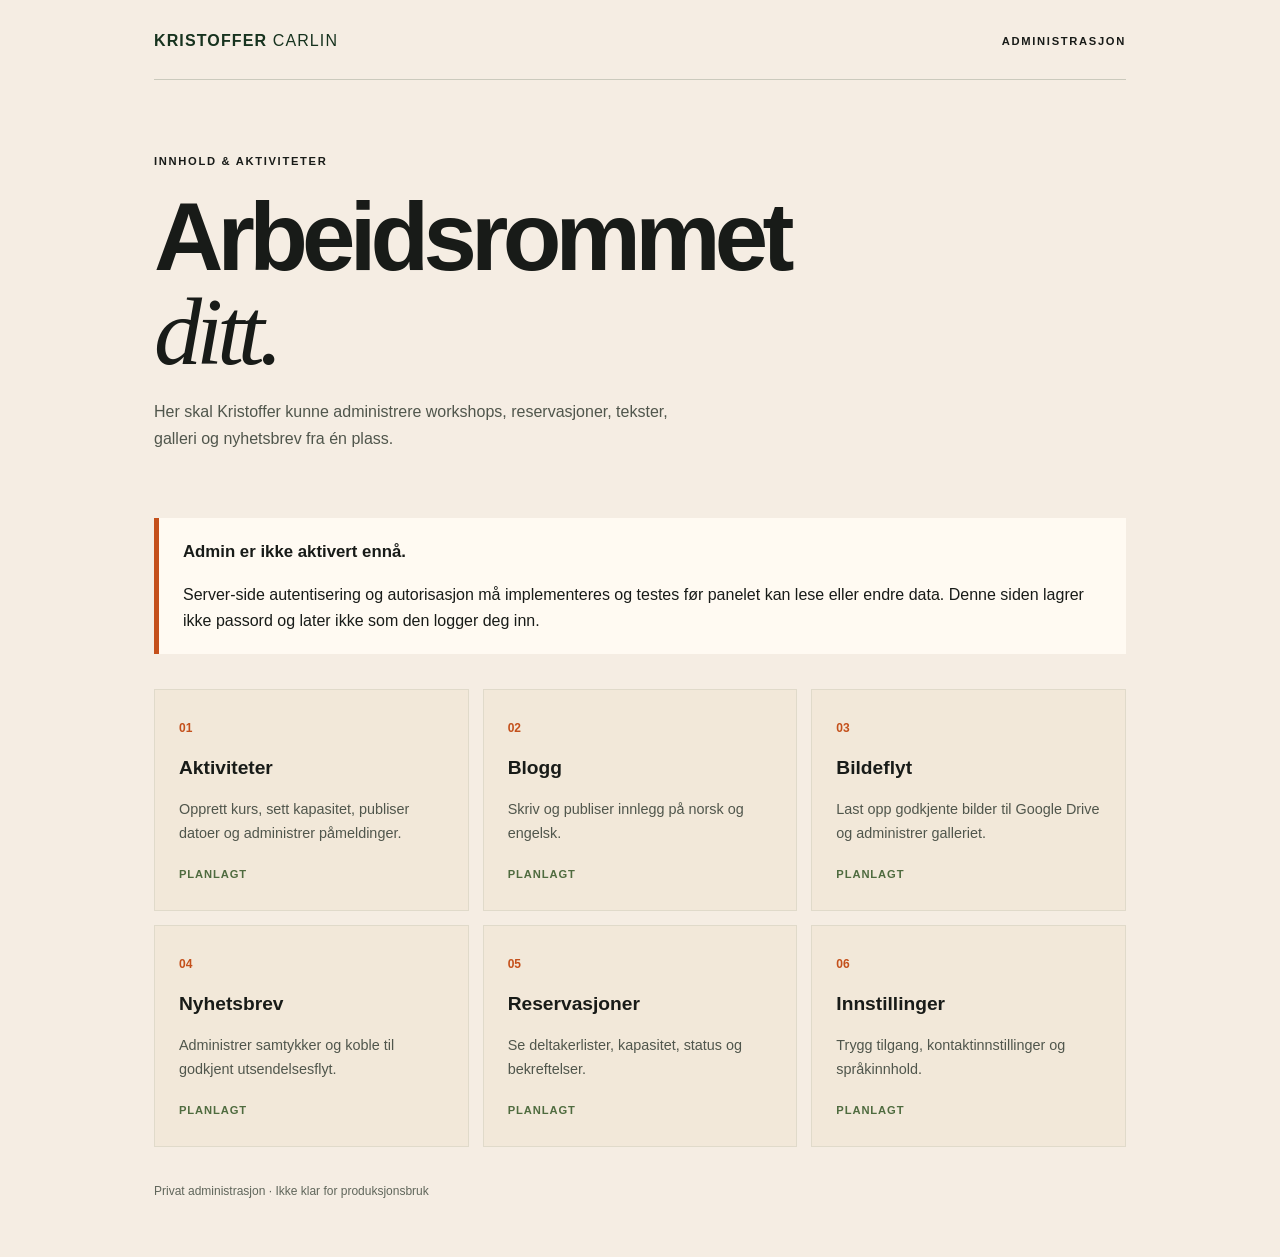
<file: admin/index.html>
<!doctype html>
<html lang="no"><head><meta charset="utf-8"><meta name="viewport" content="width=device-width,initial-scale=1"><meta name="robots" content="noindex,nofollow"><meta name="theme-color" content="#17331f"><title>Admin · Kristoffer Carlin</title><link rel="stylesheet" href="admin.css"></head>
<body><main class="shell"><header><a href="../index.html" class="brand">KRISTOFFER <span>CARLIN</span></a><span class="label">ADMINISTRASJON</span></header>
<section class="intro"><p class="eyebrow">INNHOLD & AKTIVITETER</p><h1>Arbeidsrommet<br><em>ditt.</em></h1><p>Her skal Kristoffer kunne administrere workshops, reservasjoner, tekster, galleri og nyhetsbrev fra én plass.</p></section>
<div class="notice" role="status"><strong>Admin er ikke aktivert ennå.</strong><p>Server-side autentisering og autorisasjon må implementeres og testes før panelet kan lese eller endre data. Denne siden lagrer ikke passord og later ikke som den logger deg inn.</p></div>
<section class="tiles" aria-label="Planlagte funksjoner"><article><span>01</span><h2>Aktiviteter</h2><p>Opprett kurs, sett kapasitet, publiser datoer og administrer påmeldinger.</p><b>Planlagt</b></article><article><span>02</span><h2>Blogg</h2><p>Skriv og publiser innlegg på norsk og engelsk.</p><b>Planlagt</b></article><article><span>03</span><h2>Bildeflyt</h2><p>Last opp godkjente bilder til Google Drive og administrer galleriet.</p><b>Planlagt</b></article><article><span>04</span><h2>Nyhetsbrev</h2><p>Administrer samtykker og koble til godkjent utsendelsesflyt.</p><b>Planlagt</b></article><article><span>05</span><h2>Reservasjoner</h2><p>Se deltakerlister, kapasitet, status og bekreftelser.</p><b>Planlagt</b></article><article><span>06</span><h2>Innstillinger</h2><p>Trygg tilgang, kontaktinnstillinger og språkinnhold.</p><b>Planlagt</b></article></section>
<footer>Privat administrasjon · Ikke klar for produksjonsbruk</footer></main></body></html>
</file>
<file: admin/admin.css>
:root{--forest:#17331f;--moss:#4f6b3f;--ivory:#f2e8d9;--cream:#f5ede3;--gold:#eb9c35;--rust:#c4501b;--earth:#3e2f25;--ink:#181b18}*{box-sizing:border-box}body{margin:0;background:var(--cream);color:var(--ink);font:16px/1.65 'DM Sans',Arial,sans-serif}.shell{max-width:1100px;margin:auto;padding:28px clamp(20px,5vw,70px) 55px}header{display:flex;align-items:center;justify-content:space-between;padding-bottom:25px;border-bottom:1px solid #17331f30}.brand{font-weight:800;letter-spacing:.07em;color:var(--forest);text-decoration:none}.brand span{font-weight:500}.label,.eyebrow{font-size:.7rem;letter-spacing:.15em;font-weight:700}.intro{padding:60px 0 35px;max-width:700px}.intro h1{font:600 clamp(3rem,8vw,6rem)/.98 Manrope,Arial,sans-serif;letter-spacing:-.06em;margin:20px 0}.intro h1 em{font-family:Georgia,serif;font-weight:400}.intro p:last-child{max-width:550px;color:#50564c}.notice{border-left:5px solid var(--rust);background:#fffaf2;padding:20px 24px;margin:15px 0 35px}.notice strong{font-size:1.05rem}.notice p{margin-bottom:0}.tiles{display:grid;grid-template-columns:repeat(3,minmax(0,1fr));gap:14px}.tiles article{background:var(--ivory);padding:24px;min-height:210px;border:1px solid #17331f14}.tiles article>span{color:var(--rust);font-size:.75rem;font-weight:700}.tiles h2{font-size:1.2rem;margin:.7rem 0}.tiles p{font-size:.9rem;color:#50564c}.tiles b{font-size:.7rem;letter-spacing:.08em;text-transform:uppercase;color:var(--moss)}footer{padding-top:35px;font-size:.75rem;color:#60665b}@media(max-width:700px){.tiles{grid-template-columns:1fr}.intro{padding-top:40px}header{gap:15px;flex-wrap:wrap}}
</file>
